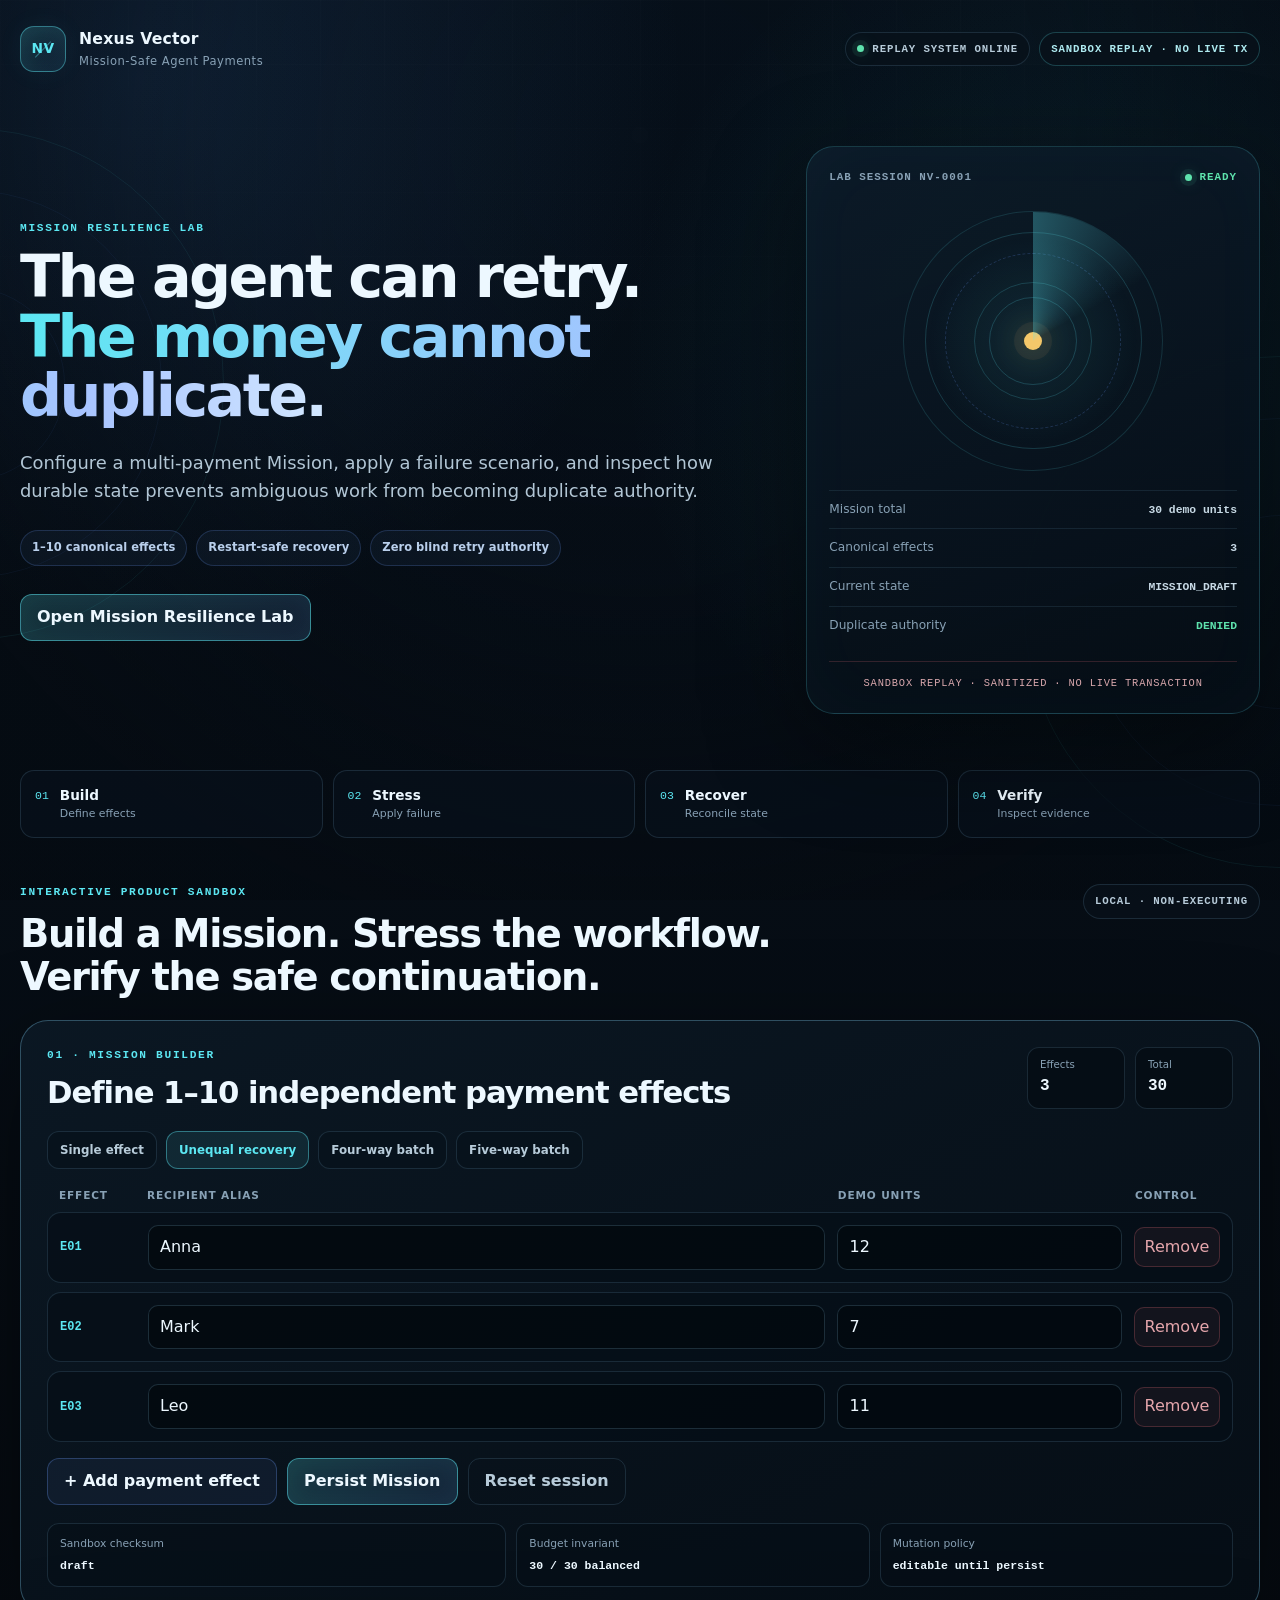
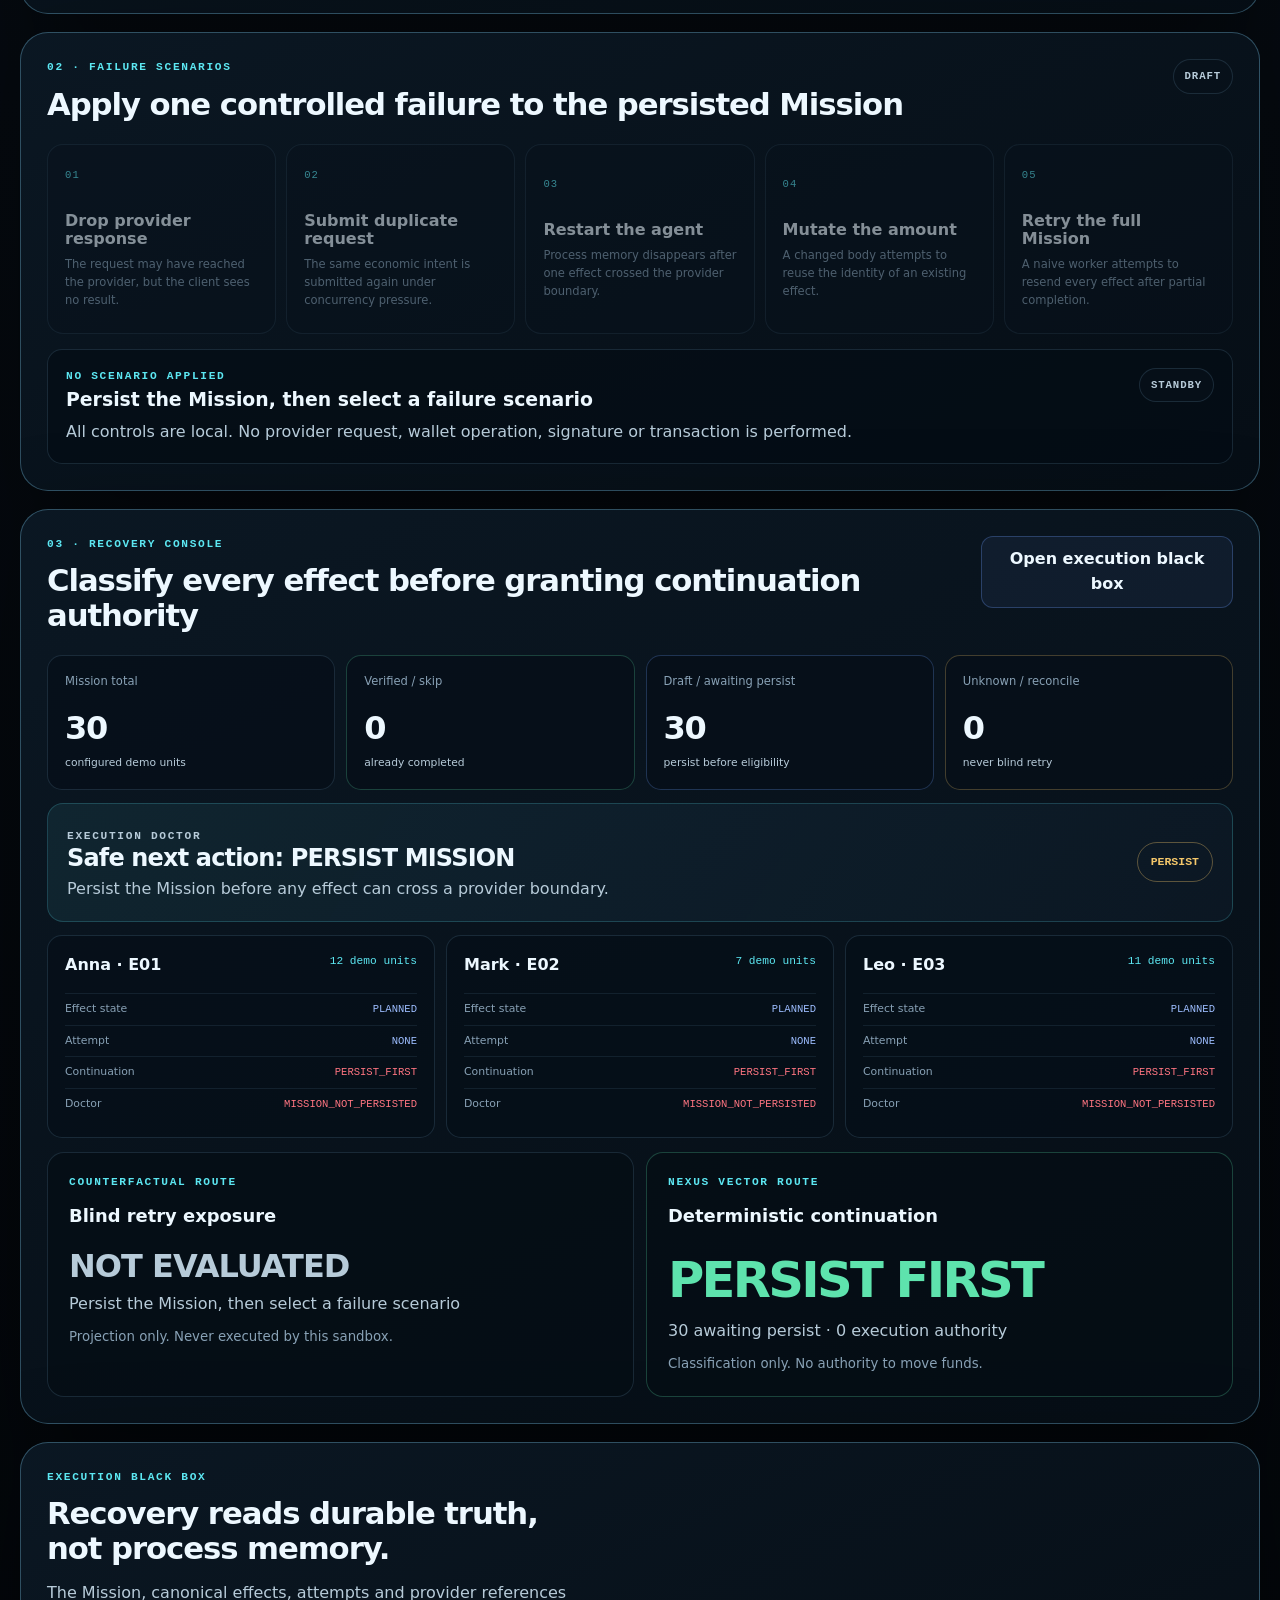
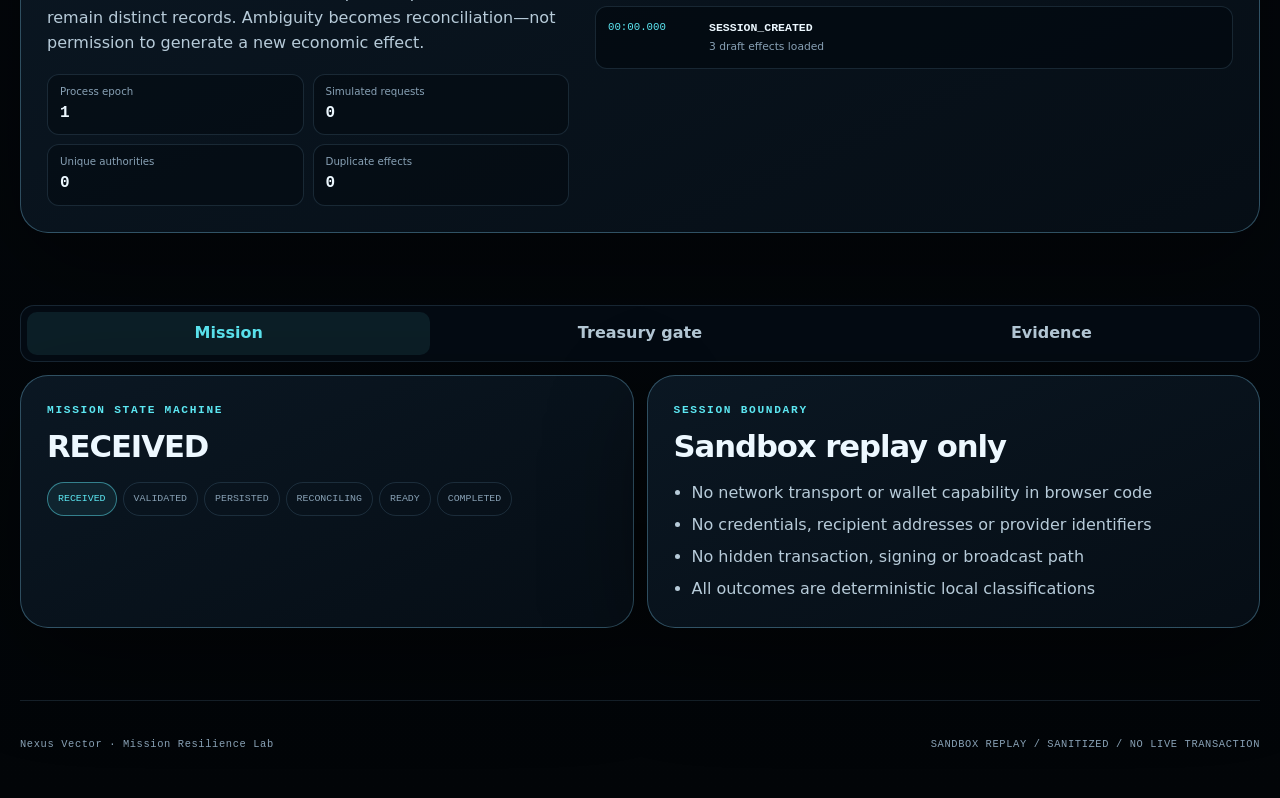
<file: frontend/index.html>
<!doctype html>
<html lang="en">
<head>
  <meta charset="utf-8">
  <meta name="viewport" content="width=device-width, initial-scale=1">
  <meta name="description" content="Stress-test autonomous payment missions under retries, lost responses and restarts.">
  <title>Nexus Vector — Mission Resilience Lab</title>
  <link rel="stylesheet" href="styles.css">
  <link rel="stylesheet" href="polish.css">
</head>
<body>
  <div class="grid-field" aria-hidden="true"></div>
  <div class="orbit orbit-one" aria-hidden="true"></div>
  <div class="orbit orbit-two" aria-hidden="true"></div>

  <header class="site-header">
    <a class="brand" href="#top" aria-label="Nexus Vector home">
      <span class="brand-mark" aria-hidden="true"><span>NV</span></span>
      <span><strong>Nexus Vector</strong><small>Mission-Safe Agent Payments</small></span>
    </a>
    <div class="header-status" aria-label="Product mode">
      <span class="system-indicator"><i aria-hidden="true"></i> REPLAY SYSTEM ONLINE</span>
      <span class="mode-badge">SANDBOX REPLAY · NO LIVE TX</span>
    </div>
  </header>

  <main id="top">
    <section class="hero" aria-labelledby="hero-title">
      <div class="hero-copy-block">
        <p class="eyebrow">Mission resilience lab</p>
        <h1 id="hero-title">The agent can retry.<br><span>The money cannot duplicate.</span></h1>
        <p class="hero-copy">Configure a multi-payment Mission, apply a failure scenario, and inspect how durable state prevents ambiguous work from becoming duplicate authority.</p>
        <div class="hero-proof-strip" aria-label="Core safety properties">
          <span>1–10 canonical effects</span>
          <span>Restart-safe recovery</span>
          <span>Zero blind retry authority</span>
        </div>
        <a class="primary-action hero-action" href="#mission-lab">Open Mission Resilience Lab</a>
      </div>

      <aside class="telemetry-console" aria-label="Current lab telemetry">
        <div class="console-topline">
          <span>LAB SESSION <b id="session-id">NV-0001</b></span>
          <span id="signal-state" class="signal-ready"><i aria-hidden="true"></i> READY</span>
        </div>
        <div class="telemetry-orb" aria-hidden="true">
          <span class="orb-core"></span>
          <span class="orb-ring ring-one"></span>
          <span class="orb-ring ring-two"></span>
          <span class="orb-sweep"></span>
        </div>
        <dl class="telemetry-list">
          <div><dt>Mission total</dt><dd id="telemetry-total">30 demo units</dd></div>
          <div><dt>Canonical effects</dt><dd id="telemetry-effects">3</dd></div>
          <div><dt>Current state</dt><dd id="telemetry-state">MISSION_DRAFT</dd></div>
          <div><dt>Duplicate authority</dt><dd id="telemetry-duplicate" class="status-safe">DENIED</dd></div>
        </dl>
        <p class="console-boundary">SANDBOX REPLAY · SANITIZED · NO LIVE TRANSACTION</p>
      </aside>
    </section>

    <nav class="journey-nav" aria-label="Mission resilience workflow">
      <a href="#mission-builder"><span>01</span><strong>Build</strong><small>Define effects</small></a>
      <a href="#failure-lab"><span>02</span><strong>Stress</strong><small>Apply failure</small></a>
      <a href="#recovery-console"><span>03</span><strong>Recover</strong><small>Reconcile state</small></a>
      <a href="#verified-proof"><span>04</span><strong>Verify</strong><small>Inspect evidence</small></a>
    </nav>

    <section id="mission-lab" class="lab-shell" aria-labelledby="lab-title">
      <div class="section-heading">
        <div>
          <p class="section-label">Interactive product sandbox</p>
          <h2 id="lab-title">Build a Mission. Stress the workflow. Verify the safe continuation.</h2>
        </div>
        <span class="read-only">LOCAL · NON-EXECUTING</span>
      </div>

      <section id="mission-builder" class="lab-panel builder-panel" aria-labelledby="builder-title">
        <div class="panel-heading">
          <div>
            <p class="section-label">01 · Mission Builder</p>
            <h2 id="builder-title">Define 1–10 independent payment effects</h2>
          </div>
          <div class="builder-summary">
            <span><small>Effects</small><strong id="builder-effect-count">3</strong></span>
            <span><small>Total</small><strong id="builder-total">30</strong></span>
          </div>
        </div>

        <div class="preset-row" aria-label="Mission presets">
          <button class="preset-button" type="button" data-preset="single">Single effect</button>
          <button class="preset-button is-active" type="button" data-preset="unequal">Unequal recovery</button>
          <button class="preset-button" type="button" data-preset="batch">Four-way batch</button>
          <button class="preset-button" type="button" data-preset="mixed">Five-way batch</button>
        </div>

        <div class="builder-head" aria-hidden="true">
          <span>Effect</span><span>Recipient alias</span><span>Demo units</span><span>Control</span>
        </div>
        <div id="payment-list" class="payment-list" aria-live="polite"></div>

        <div class="builder-actions">
          <button id="add-payment" class="secondary-action" type="button">+ Add payment effect</button>
          <button id="lock-mission" class="primary-action" type="button">Persist Mission</button>
          <button id="reset-session" class="ghost-action" type="button">Reset session</button>
        </div>

        <div class="mission-integrity">
          <div><span>Sandbox checksum</span><strong id="mission-fingerprint">draft</strong></div>
          <div><span>Budget invariant</span><strong id="budget-invariant">30 / 30 balanced</strong></div>
          <div><span>Mutation policy</span><strong id="mutation-policy">editable until persist</strong></div>
        </div>
      </section>

      <section id="failure-lab" class="lab-panel failure-panel" aria-labelledby="failure-title">
        <div class="panel-heading">
          <div>
            <p class="section-label">02 · Failure Scenarios</p>
            <h2 id="failure-title">Apply one controlled failure to the persisted Mission</h2>
          </div>
          <span id="mission-lock-status" class="decision-status">DRAFT</span>
        </div>

        <div class="scenario-grid" role="group" aria-label="Failure scenarios">
          <button class="scenario-card" type="button" data-scenario="lost-response">
            <span>01</span><strong>Drop provider response</strong>
            <small>The request may have reached the provider, but the client sees no result.</small>
          </button>
          <button class="scenario-card" type="button" data-scenario="double-submit">
            <span>02</span><strong>Submit duplicate request</strong>
            <small>The same economic intent is submitted again under concurrency pressure.</small>
          </button>
          <button class="scenario-card" type="button" data-scenario="restart">
            <span>03</span><strong>Restart the agent</strong>
            <small>Process memory disappears after one effect crossed the provider boundary.</small>
          </button>
          <button class="scenario-card" type="button" data-scenario="payload-mutation">
            <span>04</span><strong>Mutate the amount</strong>
            <small>A changed body attempts to reuse the identity of an existing effect.</small>
          </button>
          <button class="scenario-card" type="button" data-scenario="retry-all">
            <span>05</span><strong>Retry the full Mission</strong>
            <small>A naive worker attempts to resend every effect after partial completion.</small>
          </button>
        </div>

        <article id="incident-stage" class="incident-stage" data-severity="neutral" aria-live="polite">
          <div>
            <p id="incident-kicker" class="section-label">No scenario applied</p>
            <h3 id="incident-title">Persist the Mission, then select a failure scenario</h3>
            <p id="incident-summary">All controls are local. No provider request, wallet operation, signature or transaction is performed.</p>
          </div>
          <span id="incident-status" class="decision-status">STANDBY</span>
        </article>
      </section>

      <section id="recovery-console" class="lab-panel recovery-panel" aria-labelledby="recovery-title">
        <div class="panel-heading">
          <div>
            <p class="section-label">03 · Recovery Console</p>
            <h2 id="recovery-title">Classify every effect before granting continuation authority</h2>
          </div>
          <button id="open-black-box" class="secondary-action" type="button">Open execution black box</button>
        </div>

        <div class="mission-summary">
          <article class="metric-card">
            <span>Mission total</span><strong id="mission-total">30</strong><small id="mission-total-caption">configured demo units</small>
          </article>
          <article class="metric-card safe">
            <span>Verified / skip</span><strong id="amount-skipped">0</strong><small>already completed</small>
          </article>
          <article class="metric-card ready">
            <span id="executable-label">Draft / awaiting persist</span><strong id="amount-executable">30</strong><small id="executable-caption">persist before eligibility</small>
          </article>
          <article class="metric-card warning">
            <span>Unknown / reconcile</span><strong id="amount-unresolved">0</strong><small>never blind retry</small>
          </article>
        </div>

        <div class="doctor-banner">
          <div>
            <p class="section-label">Execution Doctor</p>
            <h2 id="doctor-title">Safe next action: PERSIST MISSION</h2>
            <p id="doctor-summary">Persist the Mission before any effect can cross a provider boundary.</p>
          </div>
          <span id="doctor-action" class="action-pill">PERSIST</span>
        </div>

        <div id="effect-cards" class="effect-grid" aria-label="Effect continuation decisions"></div>

        <div class="outcome-comparison">
          <article id="unsafe-outcome-card" class="outcome-card unsafe-outcome is-neutral">
            <p class="section-label">Counterfactual route</p>
            <h3>Blind retry exposure</h3>
            <strong id="unsafe-total">NOT EVALUATED</strong>
            <span id="unsafe-detail">Persist the Mission, then select a failure scenario</span>
            <small>Projection only. Never executed by this sandbox.</small>
          </article>
          <article class="outcome-card safe-outcome">
            <p class="section-label">Nexus Vector route</p>
            <h3>Deterministic continuation</h3>
            <strong id="safe-total">PERSIST FIRST</strong>
            <span id="safe-detail">30 awaiting persist · 0 execution authority</span>
            <small>Classification only. No authority to move funds.</small>
          </article>
        </div>
      </section>

      <section class="black-box" aria-labelledby="black-box-title">
        <div class="black-box-copy">
          <p class="section-label">Execution Black Box</p>
          <h2 id="black-box-title">Recovery reads durable truth, not process memory.</h2>
          <p>The Mission, canonical effects, attempts and provider references remain distinct records. Ambiguity becomes reconciliation—not permission to generate a new economic effect.</p>
          <div class="black-box-metrics">
            <span><small>Process epoch</small><strong id="process-epoch">1</strong></span>
            <span><small>Simulated requests</small><strong id="provider-request-count">0</strong></span>
            <span><small>Unique authorities</small><strong id="unique-execution-count">0</strong></span>
            <span><small>Duplicate effects</small><strong id="duplicate-effect-count">0</strong></span>
          </div>
        </div>
        <div id="flight-recorder" class="flight-recorder" aria-label="Recovery event log"></div>
      </section>
    </section>

    <nav class="view-tabs" aria-label="Product views">
      <button class="tab is-active" data-view="mission" aria-selected="true" type="button">Mission</button>
      <button class="tab" data-view="treasury" aria-selected="false" type="button">Treasury gate</button>
      <button class="tab" data-view="evidence" aria-selected="false" type="button">Evidence</button>
    </nav>

    <section id="view-mission" class="view-panel is-active">
      <div class="technical-grid">
        <article class="panel">
          <p class="section-label">Mission state machine</p>
          <h2 id="technical-mission-state">RECEIVED</h2>
          <div class="state-track" aria-label="Mission state progression">
            <span data-state="RECEIVED">RECEIVED</span>
            <span data-state="VALIDATED">VALIDATED</span>
            <span data-state="PERSISTED">PERSISTED</span>
            <span data-state="RECONCILING">RECONCILING</span>
            <span data-state="READY_FOR_EXECUTION">READY</span>
            <span data-state="COMPLETED">COMPLETED</span>
          </div>
        </article>
        <article class="panel">
          <p class="section-label">Session boundary</p>
          <h2>Sandbox replay only</h2>
          <ul class="invariant-list">
            <li>No network transport or wallet capability in browser code</li>
            <li>No credentials, recipient addresses or provider identifiers</li>
            <li>No hidden transaction, signing or broadcast path</li>
            <li>All outcomes are deterministic local classifications</li>
          </ul>
        </article>
      </div>
    </section>

    <section id="view-treasury" class="view-panel">
      <div class="treasury-gate panel">
        <div class="panel-heading">
          <div>
            <p class="section-label">Zero-trust treasury gate</p>
            <h2>Every effect presents durable evidence before authority.</h2>
          </div>
          <span class="read-only">READ ONLY</span>
        </div>
        <div class="gate-checks" aria-label="Treasury safety checks">
          <div><span class="gate-icon">✓</span><p><strong>Mission identity</strong><small id="gate-identity">draft effects recognized</small></p></div>
          <div><span class="gate-icon">✓</span><p><strong>Immutable budget</strong><small id="gate-budget">partition equals Mission total</small></p></div>
          <div><span class="gate-icon">✓</span><p><strong>Durable attempt</strong><small id="gate-attempt">no provider boundary entered</small></p></div>
          <div id="gate-evidence-card"><span id="gate-evidence-icon" class="gate-icon">✓</span><p><strong>Evidence policy</strong><small id="gate-evidence">no unresolved evidence</small></p></div>
          <div><span class="gate-icon">✓</span><p><strong>Continuation authority</strong><small id="gate-continuation">duplicate authority denied</small></p></div>
        </div>
        <div class="treasury-decision">
          <span>TREASURY DECISION</span>
          <strong id="treasury-decision">PERSIST MISSION BEFORE EXECUTION</strong>
          <small>Classification is deterministic sandbox data, not live execution authorization.</small>
        </div>
      </div>

      <div class="panel table-panel">
        <div class="panel-heading">
          <div><p class="section-label">Durable state comparison</p><h2>Effect · Attempt · Continuation</h2></div>
          <span class="read-only">LOCAL MODEL</span>
        </div>
        <div class="table-scroll">
          <table>
            <thead>
              <tr><th>Effect</th><th>Alias</th><th>Amount</th><th>Effect state</th><th>Attempt state</th><th>Continuation</th></tr>
            </thead>
            <tbody id="technical-table"></tbody>
          </table>
        </div>
      </div>
    </section>

    <section id="view-evidence" class="view-panel">
      <div id="verified-proof" class="verified-proof" aria-labelledby="verified-proof-title">
        <div class="proof-copy">
          <p class="section-label">04 · Verified Testnet Evidence</p>
          <h2 id="verified-proof-title">Runtime proof is a separate, operator-gated execution boundary.</h2>
          <p>The public sandbox does not receive a KeeperHub API key and cannot initiate a wallet action. A future controlled run will attach one exact execution ID, transaction hash, explorer link and independently verified event.</p>
        </div>
        <div class="proof-status-card">
          <span>RUNTIME STATUS</span>
          <strong>PENDING_RUNTIME</strong>
          <small>No real KeeperHub transaction is claimed.</small>
          <button type="button" disabled>Verified run not recorded</button>
        </div>
      </div>

      <div class="evidence-layout">
        <article class="panel evidence-manifest">
          <p class="section-label">Sanitized verification manifest</p>
          <h2>Reviewable without secrets</h2>
          <dl>
            <div><dt>Mode</dt><dd id="manifest-mode">REPLAY</dd></div>
            <div><dt>Schema</dt><dd id="manifest-schema"></dd></div>
            <div><dt>Manifest SHA-256</dt><dd><code id="manifest-hash"></code></dd></div>
            <div><dt>External actions</dt><dd>None</dd></div>
          </dl>
          <p class="notice">This digest identifies curated replay data. It is not a transaction hash and is not proof that funds moved.</p>
        </article>
        <div id="evidence-list" class="evidence-list"></div>
      </div>
    </section>
  </main>

  <footer>
    <p>Nexus Vector · Mission Resilience Lab</p>
    <p>SANDBOX REPLAY / SANITIZED / NO LIVE TRANSACTION</p>
  </footer>

  <script src="replay/mission-safe-30.js"></script>
  <script src="app.js"></script>
  <script src="presentation-consistency.js"></script>
</body>
</html>
</file>
<file: frontend/styles.css>
:root {
  color-scheme: dark;
  --bg: #050a10;
  --bg-deep: #020508;
  --panel: rgba(9, 19, 29, 0.92);
  --panel-strong: rgba(12, 25, 38, 0.97);
  --panel-soft: rgba(14, 30, 44, 0.74);
  --text: #edf8ff;
  --muted: #88a1b5;
  --muted-bright: #b7cbd9;
  --line: rgba(125, 179, 213, 0.17);
  --line-strong: rgba(125, 199, 234, 0.34);
  --cyan: #5ce7f2;
  --blue: #6d9eff;
  --green: #5ee3ad;
  --amber: #f4c76a;
  --red: #ff7581;
  --red-soft: rgba(255, 117, 129, 0.11);
  --radius-xl: 28px;
  --radius-lg: 21px;
  --radius-md: 15px;
  --shadow: 0 30px 100px rgba(0, 0, 0, 0.42);
  --mono: "SFMono-Regular", Consolas, "Liberation Mono", monospace;
  font-family: Inter, ui-sans-serif, system-ui, -apple-system, BlinkMacSystemFont, "Segoe UI", sans-serif;
}

* { box-sizing: border-box; }
html { scroll-behavior: smooth; }
body {
  margin: 0;
  min-height: 100vh;
  color: var(--text);
  background:
    radial-gradient(circle at 11% 2%, rgba(60, 119, 190, 0.17), transparent 34rem),
    radial-gradient(circle at 86% 9%, rgba(39, 183, 196, 0.11), transparent 30rem),
    linear-gradient(180deg, #07101a 0%, var(--bg) 42%, var(--bg-deep) 100%);
  line-height: 1.55;
  overflow-x: hidden;
}
body::before {
  content: "";
  position: fixed;
  inset: 0;
  z-index: -4;
  pointer-events: none;
  background:
    linear-gradient(rgba(255,255,255,0.011) 1px, transparent 1px),
    linear-gradient(90deg, rgba(255,255,255,0.011) 1px, transparent 1px);
  background-size: 64px 64px;
  mask-image: linear-gradient(to bottom, rgba(0,0,0,0.95), transparent 78%);
}
button, input, a { font: inherit; }
button { color: inherit; }
button:focus-visible, input:focus-visible, a:focus-visible {
  outline: 2px solid var(--cyan);
  outline-offset: 4px;
}
button:disabled { cursor: not-allowed; opacity: 0.54; }
code { color: #bceef5; font-family: var(--mono); overflow-wrap: anywhere; }

.grid-field {
  position: fixed;
  inset: 0;
  z-index: -3;
  pointer-events: none;
  opacity: 0.55;
  background: radial-gradient(circle at 50% 15%, transparent 0, rgba(5,10,16,0.18) 42%, rgba(5,10,16,0.94) 83%);
}
.orbit {
  position: fixed;
  z-index: -2;
  width: 32rem;
  aspect-ratio: 1;
  border: 1px solid rgba(92, 231, 242, 0.07);
  border-radius: 50%;
  pointer-events: none;
}
.orbit::before, .orbit::after {
  content: "";
  position: absolute;
  inset: 12%;
  border: 1px solid rgba(109, 158, 255, 0.06);
  border-radius: inherit;
}
.orbit::after { inset: 31%; }
.orbit-one { top: 8rem; left: -18rem; }
.orbit-two { right: -16rem; bottom: 2rem; }

.site-header, main, footer {
  width: min(1240px, calc(100% - 36px));
  margin-inline: auto;
}
.site-header {
  display: flex;
  align-items: center;
  justify-content: space-between;
  gap: 22px;
  padding: 26px 0 12px;
}
.brand {
  display: inline-flex;
  align-items: center;
  gap: 13px;
  color: inherit;
  text-decoration: none;
}
.brand-mark {
  position: relative;
  display: grid;
  place-items: center;
  width: 46px;
  height: 46px;
  border: 1px solid rgba(92, 231, 242, 0.44);
  border-radius: 14px;
  background: linear-gradient(145deg, rgba(92,231,242,0.15), rgba(109,158,255,0.045));
  box-shadow: inset 0 0 25px rgba(92,231,242,0.08), 0 0 28px rgba(92,231,242,0.05);
  overflow: hidden;
}
.brand-mark::after {
  content: "";
  position: absolute;
  width: 22px;
  height: 1px;
  background: var(--cyan);
  opacity: 0.42;
  transform: rotate(-45deg);
}
.brand-mark span { color: var(--cyan); font-weight: 900; font-size: 0.86rem; letter-spacing: 0.04em; }
.brand strong, .brand small { display: block; }
.brand strong { font-size: 0.98rem; letter-spacing: 0.015em; }
.brand small { margin-top: 1px; color: var(--muted); font-size: 0.72rem; letter-spacing: 0.045em; }
.header-status { display: flex; align-items: center; gap: 9px; flex-wrap: wrap; justify-content: flex-end; }
.system-indicator, .mode-badge, .read-only, .decision-status {
  display: inline-flex;
  align-items: center;
  gap: 8px;
  padding: 8px 11px;
  border: 1px solid var(--line);
  border-radius: 999px;
  background: rgba(8, 17, 26, 0.78);
  color: var(--muted-bright);
  font-family: var(--mono);
  font-size: 0.67rem;
  font-weight: 800;
  letter-spacing: 0.08em;
}
.system-indicator i, .signal-ready i, .signal-lost i {
  width: 7px;
  height: 7px;
  border-radius: 50%;
}
.system-indicator i, .signal-ready i {
  background: var(--green);
  box-shadow: 0 0 0 5px rgba(94,227,173,0.08), 0 0 16px rgba(94,227,173,0.38);
}
.mode-badge { color: #aeeaf0; border-color: rgba(92,231,242,0.23); }

.hero {
  display: grid;
  grid-template-columns: minmax(0, 1.24fr) minmax(330px, 0.76fr);
  gap: 46px;
  align-items: center;
  min-height: 630px;
  padding: 62px 0 46px;
}
.hero-copy-block { position: relative; }
.eyebrow, .section-label {
  margin: 0 0 10px;
  color: var(--cyan);
  font-family: var(--mono);
  font-size: 0.7rem;
  font-weight: 850;
  letter-spacing: 0.15em;
  text-transform: uppercase;
}
.hero h1 {
  max-width: 780px;
  margin: 0;
  font-size: clamp(2.65rem, 5vw, 4.65rem);
  line-height: 1.01;
  letter-spacing: -0.048em;
  font-weight: 780;
  text-wrap: balance;
}
.hero h1 span {
  background: linear-gradient(92deg, var(--cyan), #a7c3ff 72%, #d2e7ff);
  -webkit-background-clip: text;
  background-clip: text;
  color: transparent;
}
.hero-copy {
  max-width: 720px;
  margin: 24px 0 0;
  color: #b2c6d5;
  font-size: clamp(1rem, 1.5vw, 1.12rem);
}
.hero-proof-strip {
  display: flex;
  flex-wrap: wrap;
  gap: 9px;
  margin-top: 25px;
}
.hero-proof-strip span {
  padding: 8px 11px;
  border: 1px solid rgba(109,158,255,0.2);
  border-radius: 999px;
  background: rgba(109,158,255,0.055);
  color: #b9cfeb;
  font-size: 0.72rem;
  font-weight: 750;
}
.primary-action, .secondary-action, .ghost-action, .preset-button {
  display: inline-flex;
  align-items: center;
  justify-content: center;
  min-height: 43px;
  padding: 10px 16px;
  border-radius: 12px;
  cursor: pointer;
  font-weight: 800;
  text-decoration: none;
  transition: transform 170ms ease, border-color 170ms ease, background 170ms ease;
}
.primary-action {
  border: 1px solid rgba(92,231,242,0.5);
  background: linear-gradient(135deg, rgba(92,231,242,0.19), rgba(109,158,255,0.14));
  box-shadow: inset 0 0 24px rgba(92,231,242,0.06);
}
.secondary-action {
  border: 1px solid rgba(109,158,255,0.28);
  background: rgba(109,158,255,0.07);
}
.ghost-action {
  border: 1px solid var(--line);
  background: transparent;
  color: var(--muted-bright);
}
.primary-action:hover, .secondary-action:hover, .ghost-action:hover, .preset-button:hover { transform: translateY(-2px); }
.hero-action { margin-top: 28px; }

.telemetry-console {
  position: relative;
  min-height: 500px;
  padding: 22px;
  border: 1px solid rgba(92,231,242,0.2);
  border-radius: var(--radius-xl);
  background: linear-gradient(160deg, rgba(12,27,40,0.96), rgba(5,13,21,0.97));
  box-shadow: var(--shadow), inset 0 0 70px rgba(92,231,242,0.025);
  overflow: hidden;
}
.telemetry-console::after {
  content: "";
  position: absolute;
  inset: 0;
  pointer-events: none;
  background: repeating-linear-gradient(0deg, transparent 0 5px, rgba(255,255,255,0.012) 6px);
  opacity: 0.35;
}
.console-topline {
  position: relative;
  z-index: 1;
  display: flex;
  align-items: center;
  justify-content: space-between;
  gap: 12px;
  color: var(--muted);
  font-family: var(--mono);
  font-size: 0.68rem;
  font-weight: 800;
  letter-spacing: 0.09em;
}
.signal-ready, .signal-lost { display: inline-flex; align-items: center; gap: 7px; }
.signal-ready { color: var(--green); }
.signal-lost { color: var(--red); }
.signal-lost i { background: var(--red); box-shadow: 0 0 14px rgba(255,117,129,0.62); }
.telemetry-orb {
  position: relative;
  display: grid;
  place-items: center;
  width: min(260px, 76%);
  aspect-ratio: 1;
  margin: 25px auto 19px;
  border: 1px solid rgba(92,231,242,0.14);
  border-radius: 50%;
  background: radial-gradient(circle, rgba(92,231,242,0.09), transparent 58%);
}
.telemetry-orb::before, .telemetry-orb::after {
  content: "";
  position: absolute;
  inset: 16%;
  border: 1px dashed rgba(109,158,255,0.22);
  border-radius: inherit;
}
.telemetry-orb::after { inset: 33%; border-style: solid; border-color: rgba(92,231,242,0.2); }
.orb-core {
  width: 18px;
  height: 18px;
  border-radius: 50%;
  background: var(--amber);
  box-shadow: 0 0 0 10px rgba(244,199,106,0.07), 0 0 36px rgba(244,199,106,0.43);
}
.orb-ring { position: absolute; border: 1px solid rgba(92,231,242,0.18); border-radius: 50%; }
.ring-one { inset: 8%; }
.ring-two { inset: 27%; }
.orb-sweep {
  position: absolute;
  inset: 0;
  border-radius: inherit;
  background: conic-gradient(from 0deg, rgba(92,231,242,0.3), transparent 17%, transparent 100%);
  animation: radar 7s linear infinite;
}
@keyframes radar { to { transform: rotate(360deg); } }
.telemetry-list { position: relative; z-index: 1; margin: 0; }
.telemetry-list div {
  display: flex;
  align-items: baseline;
  justify-content: space-between;
  gap: 16px;
  padding: 9px 0;
  border-top: 1px solid rgba(125,179,213,0.12);
}
.telemetry-list dt { color: var(--muted); font-size: 0.76rem; }
.telemetry-list dd { margin: 0; color: #c7d9e5; font-family: var(--mono); font-size: 0.71rem; font-weight: 750; text-align: right; }
.console-boundary {
  position: relative;
  z-index: 1;
  margin: 17px 0 0;
  padding-top: 13px;
  border-top: 1px solid rgba(255,117,129,0.18);
  color: #d9a8ad;
  font-family: var(--mono);
  font-size: 0.65rem;
  letter-spacing: 0.08em;
  text-align: center;
}

.journey-nav {
  display: grid;
  grid-template-columns: repeat(4, 1fr);
  gap: 10px;
  margin: 10px 0 46px;
}
.journey-nav a {
  display: grid;
  grid-template-columns: auto 1fr;
  grid-template-rows: auto auto;
  column-gap: 11px;
  padding: 14px;
  border: 1px solid var(--line);
  border-radius: 14px;
  background: rgba(8,18,28,0.66);
  color: inherit;
  text-decoration: none;
}
.journey-nav span {
  grid-row: 1 / 3;
  color: var(--cyan);
  font-family: var(--mono);
  font-size: 0.72rem;
  padding-top: 2px;
}
.journey-nav strong { font-size: 0.85rem; }
.journey-nav small { color: var(--muted); font-size: 0.68rem; }

.lab-shell { margin: 0 0 72px; }
.section-heading, .panel-heading {
  display: flex;
  align-items: flex-start;
  justify-content: space-between;
  gap: 24px;
}
.section-heading { margin-bottom: 22px; }
.section-heading h2, .panel-heading h2, .black-box h2, .doctor-banner h2, .verified-proof h2, .panel h2 {
  margin: 0;
  line-height: 1.13;
  letter-spacing: -0.035em;
}
.section-heading h2 { max-width: 820px; font-size: clamp(1.65rem, 3vw, 2.55rem); }
.panel-heading h2, .black-box h2, .verified-proof h2, .panel h2 { font-size: clamp(1.35rem, 2.4vw, 2rem); }

.lab-panel, .panel, .black-box, .verified-proof {
  margin-top: 18px;
  padding: 26px;
  border: 1px solid var(--line-strong);
  border-radius: var(--radius-xl);
  background: linear-gradient(155deg, rgba(11,24,36,0.96), rgba(6,14,22,0.97));
  box-shadow: var(--shadow);
}
.builder-summary { display: flex; gap: 10px; }
.builder-summary span, .black-box-metrics span {
  min-width: 98px;
  padding: 9px 12px;
  border: 1px solid var(--line);
  border-radius: 12px;
  background: rgba(4,11,18,0.6);
}
.builder-summary small, .black-box-metrics small { display: block; color: var(--muted); font-size: 0.64rem; }
.builder-summary strong, .black-box-metrics strong { font-family: var(--mono); font-size: 1rem; }

.preset-row {
  display: flex;
  flex-wrap: wrap;
  gap: 9px;
  margin: 22px 0 18px;
}
.preset-button {
  min-height: 38px;
  padding: 8px 12px;
  border: 1px solid var(--line);
  background: rgba(8,18,28,0.74);
  color: var(--muted-bright);
  font-size: 0.74rem;
}
.preset-button.is-active {
  color: var(--cyan);
  border-color: rgba(92,231,242,0.42);
  background: rgba(92,231,242,0.09);
}
.builder-head, .payment-row {
  display: grid;
  grid-template-columns: 76px minmax(160px, 1fr) minmax(120px, 0.42fr) 86px;
  gap: 12px;
  align-items: center;
}
.builder-head {
  padding: 0 12px 8px;
  color: var(--muted);
  font-size: 0.66rem;
  font-weight: 800;
  letter-spacing: 0.08em;
  text-transform: uppercase;
}
.payment-list { display: grid; gap: 9px; }
.payment-row {
  padding: 12px;
  border: 1px solid var(--line);
  border-radius: 14px;
  background: rgba(6,15,24,0.78);
}
.effect-number {
  color: var(--cyan);
  font-family: var(--mono);
  font-weight: 850;
  font-size: 0.75rem;
}
.payment-row label { display: contents; }
.payment-row input {
  width: 100%;
  min-height: 42px;
  padding: 9px 11px;
  border: 1px solid rgba(125,179,213,0.21);
  border-radius: 10px;
  background: rgba(2,8,13,0.65);
  color: var(--text);
}
.payment-row input[aria-invalid="true"] { border-color: var(--red); }
.remove-payment {
  min-height: 40px;
  border: 1px solid rgba(255,117,129,0.22);
  border-radius: 10px;
  background: rgba(255,117,129,0.06);
  color: #e5a6ac;
  cursor: pointer;
}
.builder-actions { display: flex; flex-wrap: wrap; gap: 10px; margin-top: 16px; }
.mission-integrity {
  display: grid;
  grid-template-columns: 1.3fr 1fr 1fr;
  gap: 10px;
  margin-top: 18px;
}
.mission-integrity div {
  padding: 12px;
  border: 1px solid var(--line);
  border-radius: 12px;
  background: rgba(6,15,24,0.58);
}
.mission-integrity span, .mission-integrity strong { display: block; }
.mission-integrity span { color: var(--muted); font-size: 0.67rem; }
.mission-integrity strong { margin-top: 4px; font-family: var(--mono); font-size: 0.72rem; overflow-wrap: anywhere; }

.scenario-grid {
  display: grid;
  grid-template-columns: repeat(5, minmax(0, 1fr));
  gap: 10px;
  margin-top: 22px;
}
.scenario-card {
  min-height: 190px;
  padding: 17px;
  border: 1px solid var(--line);
  border-radius: 16px;
  background: rgba(8,18,28,0.77);
  cursor: pointer;
  text-align: left;
  transition: transform 180ms ease, border-color 180ms ease, background 180ms ease;
}
.scenario-card:hover { transform: translateY(-3px); }
.scenario-card.is-active { border-color: rgba(244,199,106,0.48); background: rgba(244,199,106,0.07); }
.scenario-card span, .scenario-card strong, .scenario-card small { display: block; }
.scenario-card span { color: var(--cyan); font-family: var(--mono); font-size: 0.66rem; letter-spacing: 0.1em; }
.scenario-card strong { margin-top: 28px; font-size: 1rem; line-height: 1.15; }
.scenario-card small { margin-top: 8px; color: var(--muted); font-size: 0.72rem; }
.incident-stage {
  display: flex;
  align-items: flex-start;
  justify-content: space-between;
  gap: 24px;
  margin-top: 15px;
  padding: 18px;
  border: 1px solid var(--line);
  border-radius: 15px;
  background: rgba(5,13,21,0.72);
}
.incident-stage h3, .incident-stage p { margin: 0; }
.incident-stage h3 { font-size: 1.18rem; }
.incident-stage p:last-child { margin-top: 6px; color: var(--muted-bright); }
.incident-stage[data-severity="warning"] { border-color: rgba(244,199,106,0.35); }
.incident-stage[data-severity="danger"] { border-color: rgba(255,117,129,0.36); }

.mission-summary {
  display: grid;
  grid-template-columns: repeat(4, 1fr);
  gap: 11px;
  margin-top: 22px;
}
.metric-card {
  min-height: 130px;
  padding: 17px;
  border: 1px solid var(--line);
  border-radius: 15px;
  background: rgba(6,15,24,0.72);
}
.metric-card span, .metric-card strong, .metric-card small { display: block; }
.metric-card span { color: var(--muted); font-size: 0.72rem; }
.metric-card strong { margin-top: 13px; font-size: 2rem; letter-spacing: -0.04em; }
.metric-card small { margin-top: 2px; color: var(--muted-bright); font-size: 0.67rem; }
.metric-card.safe { border-color: rgba(94,227,173,0.24); }
.metric-card.ready { border-color: rgba(109,158,255,0.25); }
.metric-card.warning { border-color: rgba(244,199,106,0.26); }
.doctor-banner {
  display: flex;
  align-items: center;
  justify-content: space-between;
  gap: 22px;
  margin: 13px 0;
  padding: 19px;
  border: 1px solid rgba(92,231,242,0.2);
  border-radius: 16px;
  background: linear-gradient(120deg, rgba(92,231,242,0.08), rgba(109,158,255,0.045));
}
.doctor-banner p { margin: 5px 0 0; color: var(--muted-bright); }
.action-pill {
  padding: 10px 13px;
  border: 1px solid rgba(244,199,106,0.35);
  border-radius: 999px;
  color: var(--amber);
  font-family: var(--mono);
  font-size: 0.72rem;
  font-weight: 850;
}
.effect-grid {
  display: grid;
  grid-template-columns: repeat(3, minmax(0, 1fr));
  gap: 11px;
}
.effect-card {
  padding: 17px;
  border: 1px solid var(--line);
  border-radius: 15px;
  background: rgba(6,15,24,0.76);
}
.effect-head { display: flex; align-items: flex-start; justify-content: space-between; gap: 12px; }
.effect-head h3 { margin: 0; font-size: 1rem; }
.effect-amount { color: var(--cyan); font-family: var(--mono); font-size: 0.7rem; white-space: nowrap; }
.effect-card dl { margin: 15px 0 0; }
.effect-card dl div { display: flex; justify-content: space-between; gap: 12px; padding: 7px 0; border-top: 1px solid rgba(125,179,213,0.11); }
.effect-card dt { color: var(--muted); font-size: 0.68rem; }
.effect-card dd { margin: 0; font-family: var(--mono); font-size: 0.66rem; text-align: right; }
.status-safe { color: var(--green) !important; }
.status-ready { color: #9dbdff !important; }
.status-warning { color: var(--amber) !important; }
.status-danger { color: var(--red) !important; }

.outcome-comparison {
  display: grid;
  grid-template-columns: 1fr 1fr;
  gap: 12px;
  margin-top: 14px;
}
.outcome-card {
  padding: 21px;
  border: 1px solid var(--line);
  border-radius: 17px;
  background: rgba(5,13,21,0.7);
}
.outcome-card h3 { margin: 0; font-size: 1.12rem; }
.outcome-card > strong { display: block; margin-top: 13px; font-size: clamp(2rem, 4vw, 3.1rem); letter-spacing: -0.055em; }
.outcome-card > span, .outcome-card > small { display: block; }
.outcome-card > span { color: var(--muted-bright); }
.outcome-card > small { margin-top: 10px; color: var(--muted); }
.unsafe-outcome { border-color: rgba(255,117,129,0.25); }
.unsafe-outcome > strong { color: #ff9ca5; }
.safe-outcome { border-color: rgba(94,227,173,0.25); }
.safe-outcome > strong { color: var(--green); }

.black-box {
  display: grid;
  grid-template-columns: minmax(0, 0.9fr) minmax(420px, 1.1fr);
  gap: 26px;
  align-items: center;
}
.black-box-copy > p:not(.section-label) { color: var(--muted-bright); }
.black-box-metrics {
  display: grid;
  grid-template-columns: 1fr 1fr;
  gap: 9px;
  margin-top: 18px;
}
.flight-recorder { display: grid; gap: 8px; }
.flight-event {
  display: grid;
  grid-template-columns: 88px 1fr;
  gap: 13px;
  padding: 12px;
  border: 1px solid var(--line);
  border-radius: 12px;
  background: rgba(3,10,16,0.76);
}
.flight-event time {
  color: var(--cyan);
  font-family: var(--mono);
  font-size: 0.67rem;
}
.flight-event strong, .flight-event small { display: block; }
.flight-event strong { font-family: var(--mono); font-size: 0.72rem; }
.flight-event small { margin-top: 3px; color: var(--muted); font-size: 0.67rem; }
.flight-event.alert { border-color: rgba(255,117,129,0.27); }
.flight-event.safe { border-color: rgba(94,227,173,0.24); }

.view-tabs {
  display: flex;
  gap: 8px;
  margin: 0 0 13px;
  padding: 6px;
  border: 1px solid var(--line);
  border-radius: 14px;
  background: rgba(6,15,24,0.72);
}
.tab {
  flex: 1;
  min-height: 43px;
  border: 0;
  border-radius: 10px;
  background: transparent;
  color: var(--muted-bright);
  cursor: pointer;
  font-weight: 800;
}
.tab.is-active { background: rgba(92,231,242,0.09); color: var(--cyan); }
.view-panel { display: none; margin-bottom: 72px; }
.view-panel.is-active { display: block; }

.technical-grid { display: grid; grid-template-columns: minmax(0, 1fr) minmax(0, 1fr); gap: 13px; }
.technical-grid > *, .view-panel, .panel { min-width: 0; }
.panel { margin-top: 0; }
.state-track {
  display: flex;
  align-items: center;
  gap: 6px;
  margin-top: 18px;
  overflow-x: auto;
  padding-bottom: 4px;
}
.state-track span {
  position: relative;
  flex: 0 0 auto;
  padding: 8px 10px;
  border: 1px solid var(--line);
  border-radius: 999px;
  color: var(--muted);
  font-family: var(--mono);
  font-size: 0.62rem;
}
.state-track span.is-reached { color: #b8cffe; border-color: rgba(109,158,255,0.32); }
.state-track span.current { color: var(--cyan); border-color: rgba(92,231,242,0.48); background: rgba(92,231,242,0.08); }
.invariant-list { margin: 17px 0 0; padding-left: 18px; color: var(--muted-bright); }
.invariant-list li + li { margin-top: 7px; }

.treasury-gate { position: relative; overflow: hidden; }

.gate-checks {
  display: grid;
  grid-template-columns: repeat(5, minmax(0,1fr));
  gap: 9px;
  margin-top: 22px;
}
.gate-checks > div {
  display: flex;
  gap: 10px;
  padding: 14px;
  border: 1px solid var(--line);
  border-radius: 13px;
  background: rgba(5,13,21,0.65);
}
.gate-icon { color: var(--green); font-family: var(--mono); font-weight: 900; }
.gate-caution .gate-icon { color: var(--amber); }
.gate-checks p { margin: 0; }
.gate-checks strong, .gate-checks small { display: block; }
.gate-checks strong { font-size: 0.76rem; }
.gate-checks small { margin-top: 4px; color: var(--muted); font-size: 0.65rem; }
.treasury-decision {
  margin-top: 13px;
  padding: 17px;
  border: 1px solid rgba(92,231,242,0.2);
  border-radius: 14px;
  background: rgba(92,231,242,0.055);
}
.treasury-decision span, .treasury-decision strong, .treasury-decision small { display: block; }
.treasury-decision span { color: var(--cyan); font-family: var(--mono); font-size: 0.65rem; letter-spacing: 0.1em; }
.treasury-decision strong { margin-top: 6px; }
.treasury-decision small { margin-top: 5px; color: var(--muted); }

.table-panel { margin-top: 13px; }
.table-scroll { overflow-x: auto; margin-top: 18px; }
table { width: 100%; border-collapse: collapse; min-width: 850px; }
th, td { padding: 12px 10px; border-top: 1px solid var(--line); text-align: left; }
th { color: var(--muted); font-size: 0.65rem; letter-spacing: 0.08em; text-transform: uppercase; }
td { font-size: 0.72rem; }
td:nth-child(n+4) { font-family: var(--mono); }

.verified-proof {
  display: grid;
  grid-template-columns: minmax(0,1fr) 330px;
  gap: 22px;
  align-items: center;
  margin-top: 0;
}
.proof-copy p:not(.section-label) { color: var(--muted-bright); }
.proof-status-card {
  padding: 20px;
  border: 1px solid rgba(244,199,106,0.28);
  border-radius: 17px;
  background: rgba(244,199,106,0.055);
}
.proof-status-card span, .proof-status-card strong, .proof-status-card small { display: block; }
.proof-status-card span { color: var(--amber); font-family: var(--mono); font-size: 0.66rem; letter-spacing: 0.1em; }
.proof-status-card strong { margin-top: 7px; font-size: 1.35rem; }
.proof-status-card small { margin-top: 6px; color: var(--muted-bright); }
.proof-status-card button {
  width: 100%;
  min-height: 42px;
  margin-top: 15px;
  border: 1px solid var(--line);
  border-radius: 11px;
  background: rgba(5,13,21,0.65);
}

.evidence-layout {
  display: grid;
  grid-template-columns: minmax(320px,0.8fr) minmax(0,1.2fr);
  gap: 13px;
  margin-top: 13px;
}
.evidence-manifest dl { margin: 18px 0 0; }
.evidence-manifest dl div { padding: 9px 0; border-top: 1px solid var(--line); }
.evidence-manifest dt { color: var(--muted); font-size: 0.67rem; }
.evidence-manifest dd { margin: 3px 0 0; font-family: var(--mono); font-size: 0.7rem; overflow-wrap: anywhere; }
.notice { margin-top: 17px; padding: 12px; border: 1px solid rgba(244,199,106,0.2); border-radius: 12px; color: #d5c29a; background: rgba(244,199,106,0.045); font-size: 0.72rem; }
.evidence-list { display: grid; gap: 9px; }
.evidence-record {
  padding: 15px;
  border: 1px solid var(--line);
  border-radius: 13px;
  background: rgba(5,13,21,0.68);
}
.evidence-record header { display: flex; justify-content: space-between; gap: 12px; }
.evidence-record h3 { margin: 0; font-size: 0.88rem; }
.evidence-record p { margin: 7px 0; color: var(--muted-bright); font-size: 0.72rem; }
.evidence-record code { font-size: 0.64rem; }

footer {
  display: flex;
  justify-content: space-between;
  gap: 20px;
  padding: 24px 0 36px;
  border-top: 1px solid var(--line);
  color: var(--muted);
  font-family: var(--mono);
  font-size: 0.65rem;
  letter-spacing: 0.06em;
}

@media (max-width: 1050px) {
  .hero { grid-template-columns: 1fr; min-height: auto; }
  .telemetry-console { min-height: auto; }
  .scenario-grid { grid-template-columns: repeat(3, 1fr); }
  .gate-checks { grid-template-columns: repeat(2, 1fr); }
  .black-box { grid-template-columns: 1fr; }
}

@media (max-width: 760px) {
  .site-header { align-items: flex-start; }
  .header-status { max-width: 270px; }
  .journey-nav { grid-template-columns: 1fr 1fr; }
  .section-heading, .panel-heading { flex-direction: column; }
  .builder-head { display: none; }
  .payment-row { grid-template-columns: 64px 1fr; }
  .payment-row input, .remove-payment { grid-column: 2; }
  .mission-integrity, .mission-summary, .effect-grid, .outcome-comparison, .technical-grid, .verified-proof, .evidence-layout {
    grid-template-columns: 1fr;
  }
  .scenario-grid { grid-template-columns: 1fr 1fr; }
  .gate-checks { grid-template-columns: 1fr; }
}

@media (max-width: 620px) {
  .site-header, main, footer { width: min(100% - 24px, 1240px); }
  .site-header { padding-top: 18px; }
  .brand small { display: none; }
  .header-status { display: grid; justify-items: end; gap: 5px; }
  .system-indicator, .mode-badge { font-size: 0.56rem; padding: 6px 8px; }
  .hero { padding: 44px 0 32px; gap: 28px; }
  .hero h1 {
    font-size: clamp(2.25rem, 11vw, 3.25rem);
    line-height: 1.03;
    letter-spacing: -0.04em;
  }
  .telemetry-console, .lab-panel, .panel, .black-box, .verified-proof { padding: 18px; border-radius: 20px; }
  .journey-nav { grid-template-columns: 1fr; }
  .orbit { display: none; }
  .scenario-grid { grid-template-columns: 1fr; }
  .scenario-card { min-height: 150px; }
  .scenario-card strong { margin-top: 18px; }
  .builder-summary { width: 100%; }
  .builder-summary span { flex: 1; }
  .builder-actions > * { width: 100%; }
  .payment-row { grid-template-columns: 1fr; }
  .payment-row input, .remove-payment { grid-column: 1; }
  .incident-stage, .doctor-banner, footer { flex-direction: column; }
  .view-tabs { overflow-x: auto; }
  .tab { min-width: 130px; }
  footer { align-items: flex-start; }
}

@media (prefers-reduced-motion: reduce) {
  html { scroll-behavior: auto; }
  *, *::before, *::after {
    animation-duration: 0.01ms !important;
    animation-iteration-count: 1 !important;
    transition-duration: 0.01ms !important;
  }
}
</file>
<file: frontend/polish.css>
/* Presentation-only corrections. No execution or state-machine behavior lives here. */
.primary-action,
.primary-action:visited {
  color: var(--text);
}

.hero h1 {
  max-width: 760px;
  font-size: clamp(2.5rem, 4.6vw, 4.2rem);
  letter-spacing: -0.045em;
}

.unsafe-outcome.is-neutral {
  border-color: var(--line);
}

.unsafe-outcome.is-neutral > strong {
  color: var(--muted-bright);
  font-size: clamp(1.35rem, 3vw, 2rem);
  letter-spacing: -0.03em;
}

@media (max-width: 620px) {
  .hero h1 {
    font-size: clamp(2.25rem, 11vw, 3.25rem);
    line-height: 1.03;
    letter-spacing: -0.04em;
  }
}
</file>
